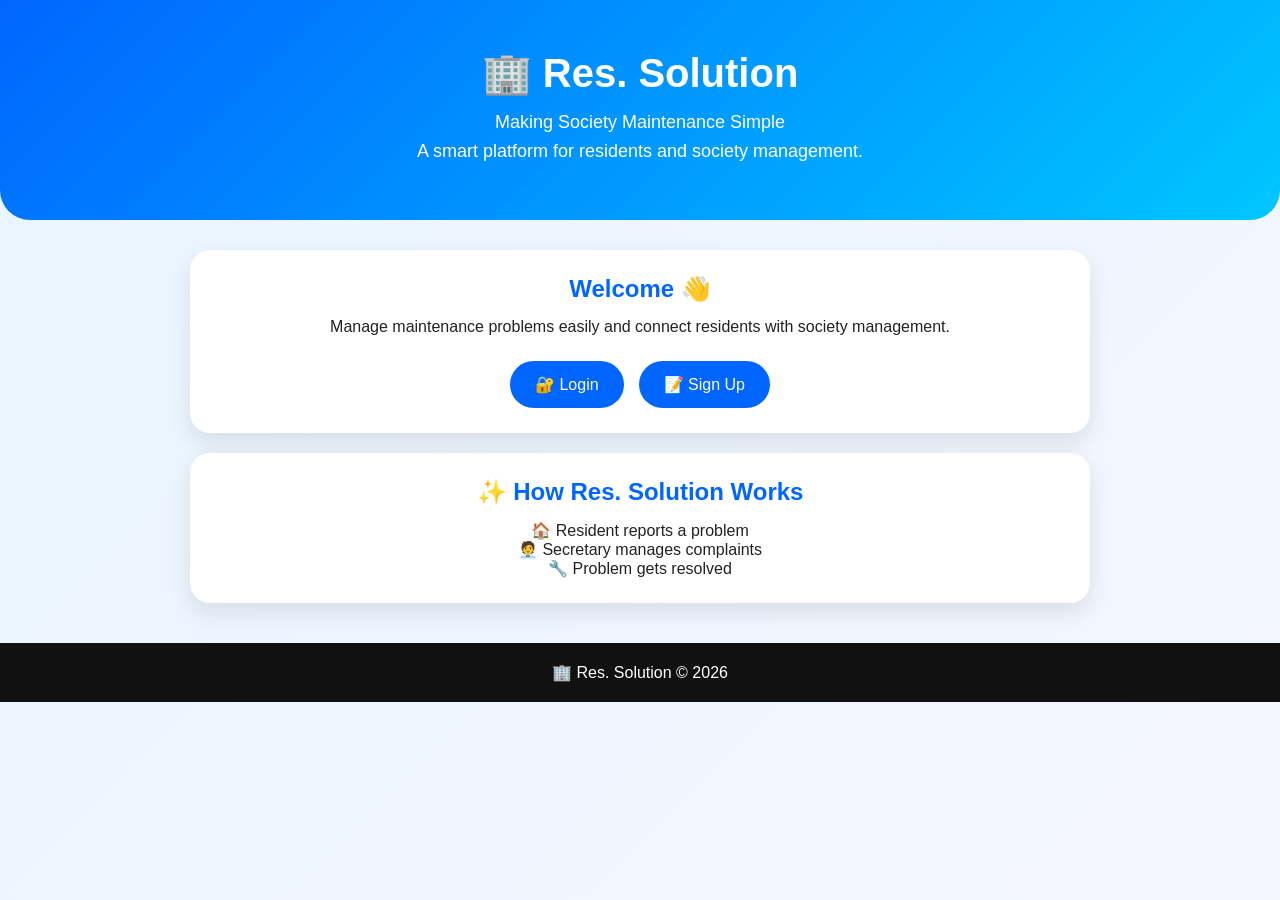
<file: index.html>
<!DOCTYPE html>
<html lang="en">

<head>

<meta charset="UTF-8">
<meta name="viewport" content="width=device-width, initial-scale=1.0">

<title>🏢 Res. Solution</title>

<link rel="stylesheet" href="style.css">

</head>


<body>


<header class="hero">

<h1>🏢 Res. Solution</h1>

<p>
Making Society Maintenance Simple
</p>

<p>
A smart platform for residents and society management.
</p>


</header>




<main class="container">


<section class="welcome-card">


<h2>Welcome 👋</h2>

<p>
Manage maintenance problems easily and connect residents with society management.
</p>


<div class="button-group">


<a href="login.html">

<button>
🔐 Login
</button>

</a>



<a href="signup.html">

<button>
📝 Sign Up
</button>

</a>


</div>


</section>



<section class="card">


<h2>✨ How Res. Solution Works</h2>


<p>
🏠 Resident reports a problem
</p>

<p>
🧑‍💼 Secretary manages complaints
</p>

<p>
🔧 Problem gets resolved
</p>


</section>



</main>




<footer>


<p>
🏢 Res. Solution © 2026
</p>


</footer>




<script src="script.js"></script>


</body>

</html>
</file>
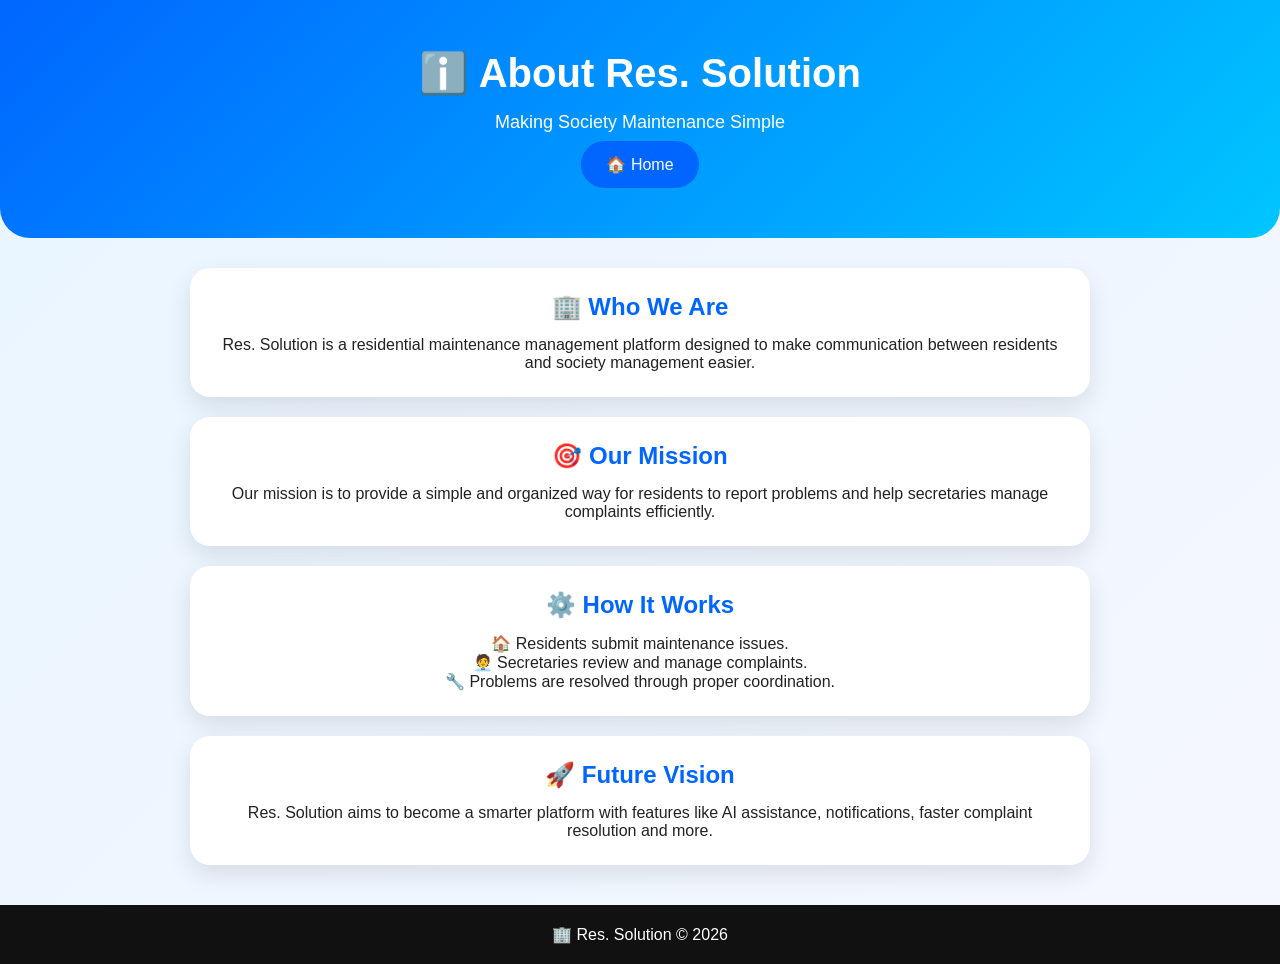
<file: about.html>
<!DOCTYPE html>
<html lang="en">

<head>

<meta charset="UTF-8">
<meta name="viewport" content="width=device-width, initial-scale=1.0">

<title>ℹ️ About Us | Res. Solution</title>

<link rel="stylesheet" href="style.css">

</head>


<body>


<header class="hero">

<h1>ℹ️ About Res. Solution</h1>

<p>
Making Society Maintenance Simple
</p>


<a href="index.html">

<button>
🏠 Home
</button>

</a>


</header>




<main class="container">



<section class="welcome-card">


<h2>🏢 Who We Are</h2>


<p>
Res. Solution is a residential maintenance management platform designed to make communication between residents and society management easier.
</p>


</section>





<section class="card">


<h2>🎯 Our Mission</h2>


<p>
Our mission is to provide a simple and organized way for residents to report problems and help secretaries manage complaints efficiently.
</p>


</section>






<section class="card">


<h2>⚙️ How It Works</h2>


<p>
🏠 Residents submit maintenance issues.
</p>


<p>
🧑‍💼 Secretaries review and manage complaints.
</p>


<p>
🔧 Problems are resolved through proper coordination.
</p>


</section>






<section class="card">


<h2>🚀 Future Vision</h2>


<p>
Res. Solution aims to become a smarter platform with features like AI assistance, notifications, faster complaint resolution and more.
</p>


</section>



</main>




<footer>

<p>
🏢 Res. Solution © 2026
</p>

</footer>




<script src="script.js"></script>


</body>

</html>
</file>
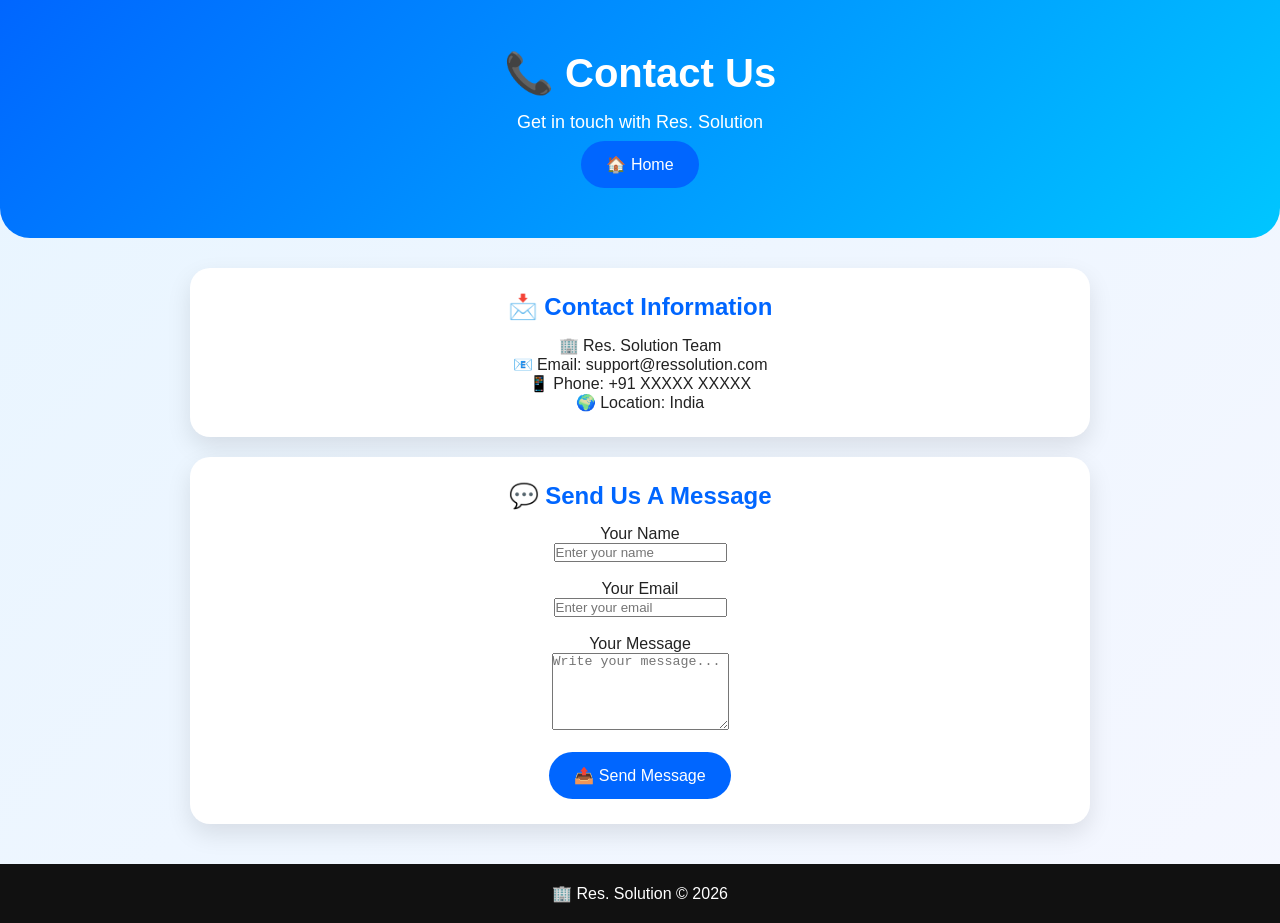
<file: contact.html>
<!DOCTYPE html>
<html lang="en">

<head>

<meta charset="UTF-8">
<meta name="viewport" content="width=device-width, initial-scale=1.0">

<title>📞 Contact Us | Res. Solution</title>

<link rel="stylesheet" href="style.css">

</head>


<body>


<header class="hero">

<h1>📞 Contact Us</h1>

<p>
Get in touch with Res. Solution
</p>


<a href="index.html">

<button>
🏠 Home
</button>

</a>


</header>




<main class="container">



<section class="welcome-card">


<h2>📩 Contact Information</h2>


<p>
🏢 Res. Solution Team
</p>


<p>
📧 Email: support@ressolution.com
</p>


<p>
📱 Phone: +91 XXXXX XXXXX
</p>


<p>
🌍 Location: India
</p>


</section>






<section class="card">


<h2>💬 Send Us A Message</h2>


<label>
Your Name
</label>

<br>

<input 
type="text"
placeholder="Enter your name"
>


<br><br>


<label>
Your Email
</label>

<br>

<input 
type="email"
placeholder="Enter your email"
>


<br><br>



<label>
Your Message
</label>

<br>


<textarea 
rows="5"
placeholder="Write your message..."
></textarea>



<br><br>



<button onclick="sendMessage()">

📤 Send Message

</button>



</section>



</main>




<footer>

<p>
🏢 Res. Solution © 2026
</p>

</footer>




<script src="script.js"></script>



<script>


function sendMessage(){


alert(
"✅ Your message has been sent successfully!"
);


}



</script>



</body>

</html>
</file>
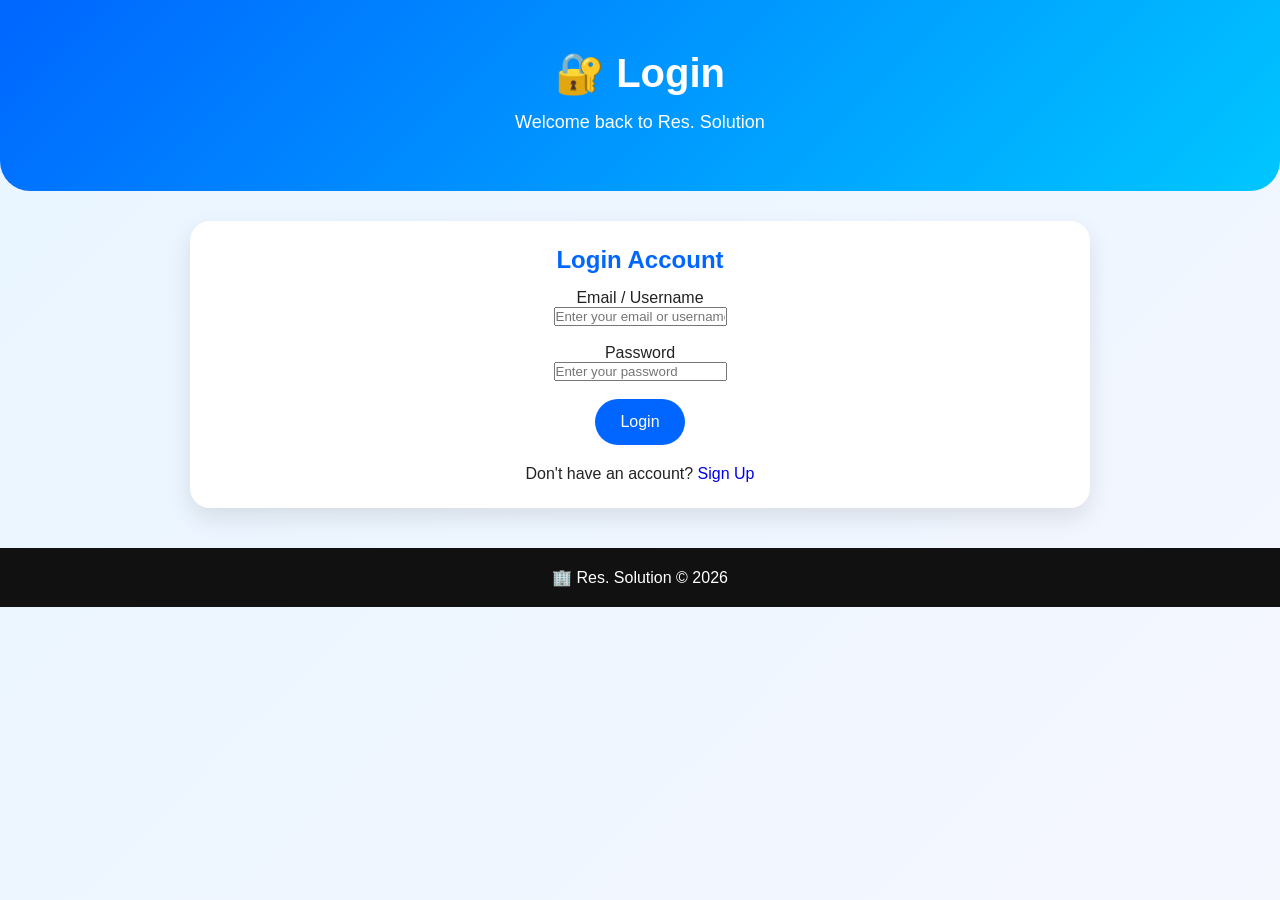
<file: login.html>
<!DOCTYPE html>
<html lang="en">

<head>

<meta charset="UTF-8">
<meta name="viewport" content="width=device-width, initial-scale=1.0">

<title>🔐 Login | Res. Solution</title>

<link rel="stylesheet" href="style.css">

</head>


<body>


<header class="hero">

<h1>🔐 Login</h1>

<p>
Welcome back to Res. Solution
</p>

</header>



<main class="container">


<section class="welcome-card">


<h2>Login Account</h2>


<label>
Email / Username
</label>

<br>

<input 
type="text"
placeholder="Enter your email or username"
>


<br><br>


<label>
Password
</label>

<br>

<input 
type="password"
placeholder="Enter your password"
>


<br><br>


<button onclick="loginUser()">
Login
</button>


<p style="margin-top:20px;">

Don't have an account?

<a href="signup.html">
Sign Up
</a>

</p>



</section>



</main>




<footer>

<p>
🏢 Res. Solution © 2026
</p>

</footer>



<script src="script.js"></script>


<script>

function loginUser(){

alert("✅ Login Successful!");

window.location.href="role.html";

}

</script>



</body>

</html>
</file>
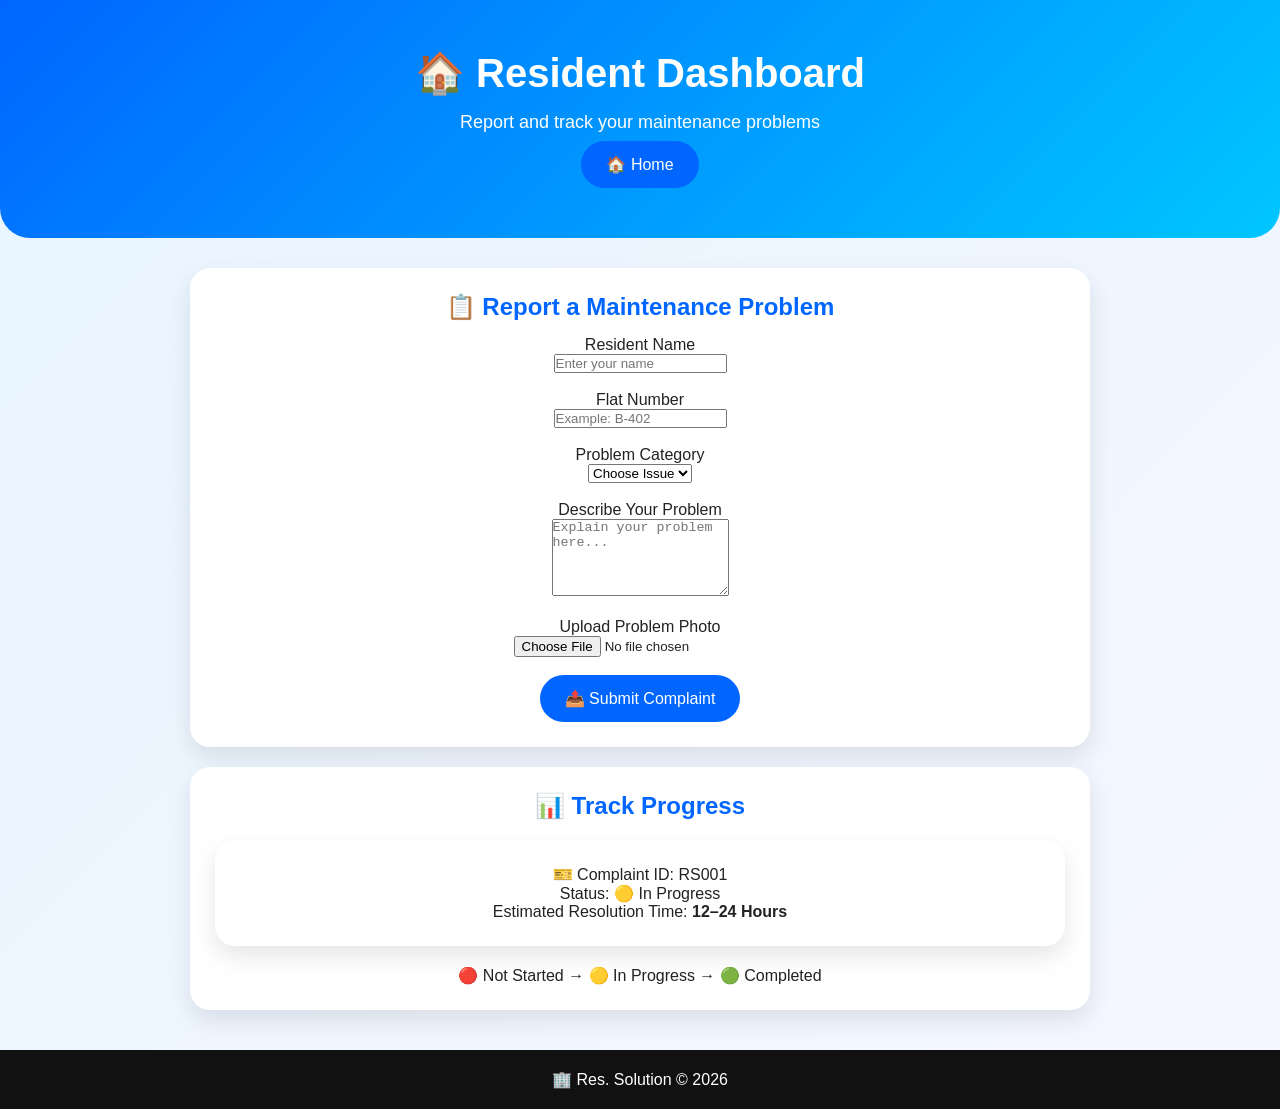
<file: resident.html>
<!DOCTYPE html>
<html lang="en">

<head>

<meta charset="UTF-8">
<meta name="viewport" content="width=device-width, initial-scale=1.0">

<title>🏠 Resident Dashboard | Res. Solution</title>

<link rel="stylesheet" href="style.css">

</head>


<body>


<header class="hero">

<h1>🏠 Resident Dashboard</h1>

<p>
Report and track your maintenance problems
</p>


<a href="index.html">

<button>
🏠 Home
</button>

</a>

</header>




<main class="container">



<!-- Report Issue Section -->

<section class="welcome-card">


<h2>📋 Report a Maintenance Problem</h2>



<label>
Resident Name
</label>

<br>

<input type="text" placeholder="Enter your name">


<br><br>



<label>
Flat Number
</label>

<br>

<input type="text" placeholder="Example: B-402">


<br><br>



<label>
Problem Category
</label>

<br>


<select>

<option>Choose Issue</option>

<option>Plumbing</option>

<option>Electrical</option>

<option>Lift/Elevator</option>

<option>Water Supply</option>

<option>Cleaning</option>

<option>Security</option>

<option>Internet</option>

<option>Other</option>

</select>



<br><br>




<label>
Describe Your Problem
</label>

<br>


<textarea 
rows="5"
placeholder="Explain your problem here..."
></textarea>



<br><br>




<label>
Upload Problem Photo
</label>

<br>


<input type="file">



<br><br>



<button onclick="submitComplaint()">

📤 Submit Complaint

</button>



</section>





<!-- Tracking Section -->


<section class="card">


<h2>📊 Track Progress</h2>


<div class="card">


<p>
🎫 Complaint ID: RS001
</p>


<p>
Status:
<span>
🟡 In Progress
</span>
</p>


<p>
Estimated Resolution Time:
<strong>
12–24 Hours
</strong>
</p>


</div>



<p>
🔴 Not Started → 🟡 In Progress → 🟢 Completed
</p>



</section>



</main>




<footer>

<p>
🏢 Res. Solution © 2026
</p>

</footer>




<script src="script.js"></script>



<script>


function submitComplaint(){


alert(
"✅ Complaint Submitted Successfully!\n\nTicket ID: RS001\nEstimated Resolution Time: 12–24 Hours"
);


}



</script>



</body>

</html>
</file>
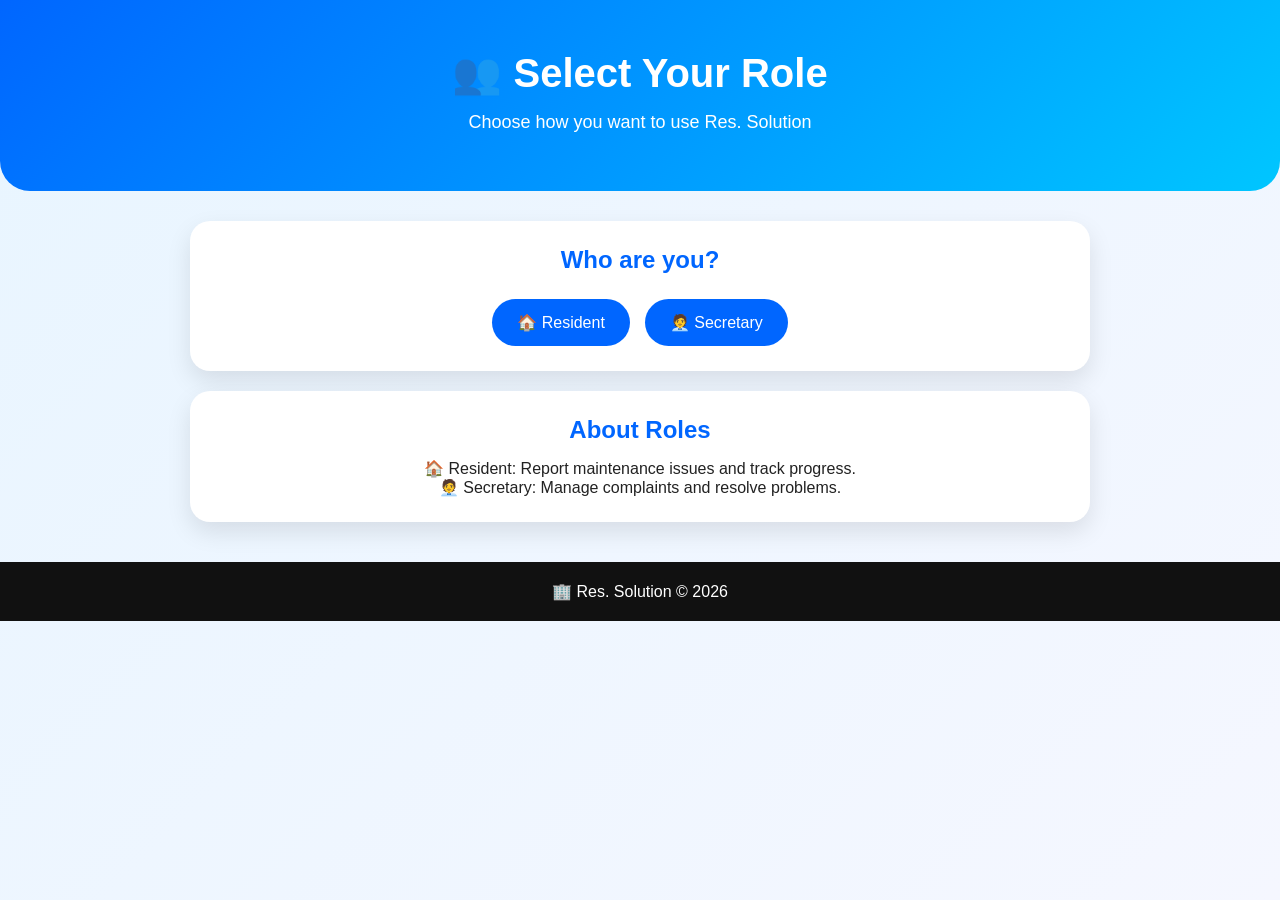
<file: role.html>
<!DOCTYPE html>
<html lang="en">

<head>

<meta charset="UTF-8">
<meta name="viewport" content="width=device-width, initial-scale=1.0">

<title>👥 Select Role | Res. Solution</title>

<link rel="stylesheet" href="style.css">

</head>


<body>


<header class="hero">

<h1>👥 Select Your Role</h1>

<p>
Choose how you want to use Res. Solution
</p>

</header>




<main class="container">


<section class="welcome-card">


<h2>Who are you?</h2>



<div class="button-group">



<a href="resident.html">

<button>

🏠 Resident

</button>

</a>



<a href="secretary.html">

<button>

🧑‍💼 Secretary

</button>

</a>



</div>



</section>



<section class="card">

<h2>About Roles</h2>


<p>
🏠 Resident: Report maintenance issues and track progress.
</p>


<p>
🧑‍💼 Secretary: Manage complaints and resolve problems.
</p>


</section>



</main>




<footer>

<p>
🏢 Res. Solution © 2026
</p>

</footer>




<script src="script.js"></script>


</body>

</html>
</file>
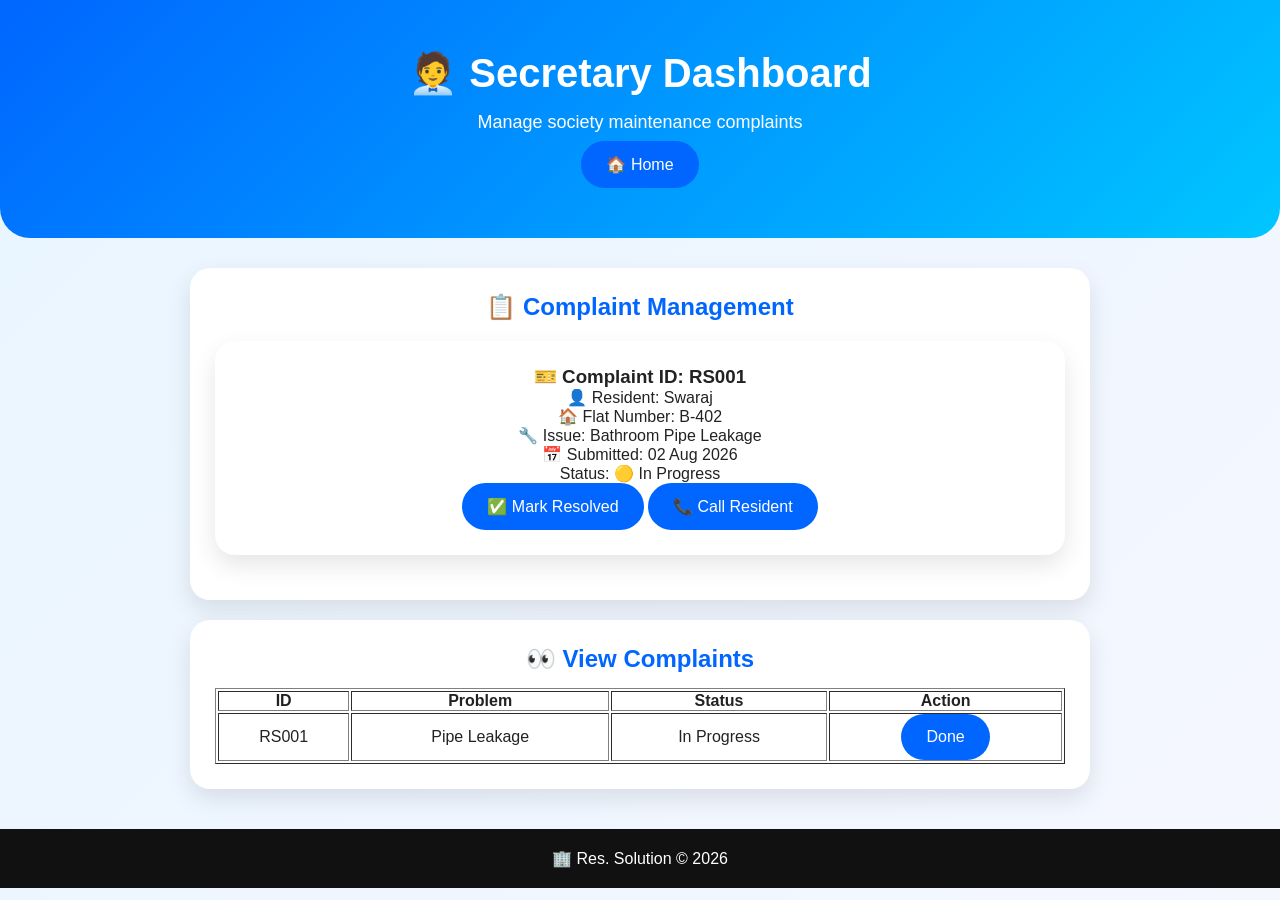
<file: secretary.html>
<!DOCTYPE html>
<html lang="en">

<head>

<meta charset="UTF-8">
<meta name="viewport" content="width=device-width, initial-scale=1.0">

<title>🧑‍💼 Secretary Dashboard | Res. Solution</title>

<link rel="stylesheet" href="style.css">

</head>


<body>


<header class="hero">

<h1>🧑‍💼 Secretary Dashboard</h1>

<p>
Manage society maintenance complaints
</p>


<a href="index.html">

<button>
🏠 Home
</button>

</a>


</header>




<main class="container">



<!-- Complaint Management Section -->

<section class="welcome-card">


<h2>📋 Complaint Management</h2>


<div class="card">


<h3>🎫 Complaint ID: RS001</h3>


<p>
👤 Resident: Swaraj
</p>


<p>
🏠 Flat Number: B-402
</p>


<p>
🔧 Issue: Bathroom Pipe Leakage
</p>


<p>
📅 Submitted: 02 Aug 2026</p>


<p>
Status:
<span id="status">
🟡 In Progress
</span>
</p>



<button onclick="resolveProblem()">

✅ Mark Resolved

</button>


<button onclick="callResident()">

📞 Call Resident

</button>



</div>



</section>






<!-- View Complaints Section -->


<section class="card">


<h2>👀 View Complaints</h2>


<table border="1" width="100%">


<tr>

<th>ID</th>

<th>Problem</th>

<th>Status</th>

<th>Action</th>

</tr>



<tr>

<td>
RS001
</td>


<td>
Pipe Leakage
</td>


<td id="tableStatus">
In Progress
</td>


<td>

<button onclick="resolveProblem()">
Done
</button>


</td>


</tr>



</table>



</section>






</main>




<footer>

<p>
🏢 Res. Solution © 2026
</p>

</footer>




<script src="script.js"></script>



<script>


function resolveProblem(){


document.getElementById("status").innerHTML =
"🟢 Resolved";


document.getElementById("tableStatus").innerHTML =
"Resolved";


alert("✅ Complaint marked as resolved");


}



function callResident(){


alert(
"📞 Calling Resident..."
);


}



</script>



</body>

  </html>
</file>
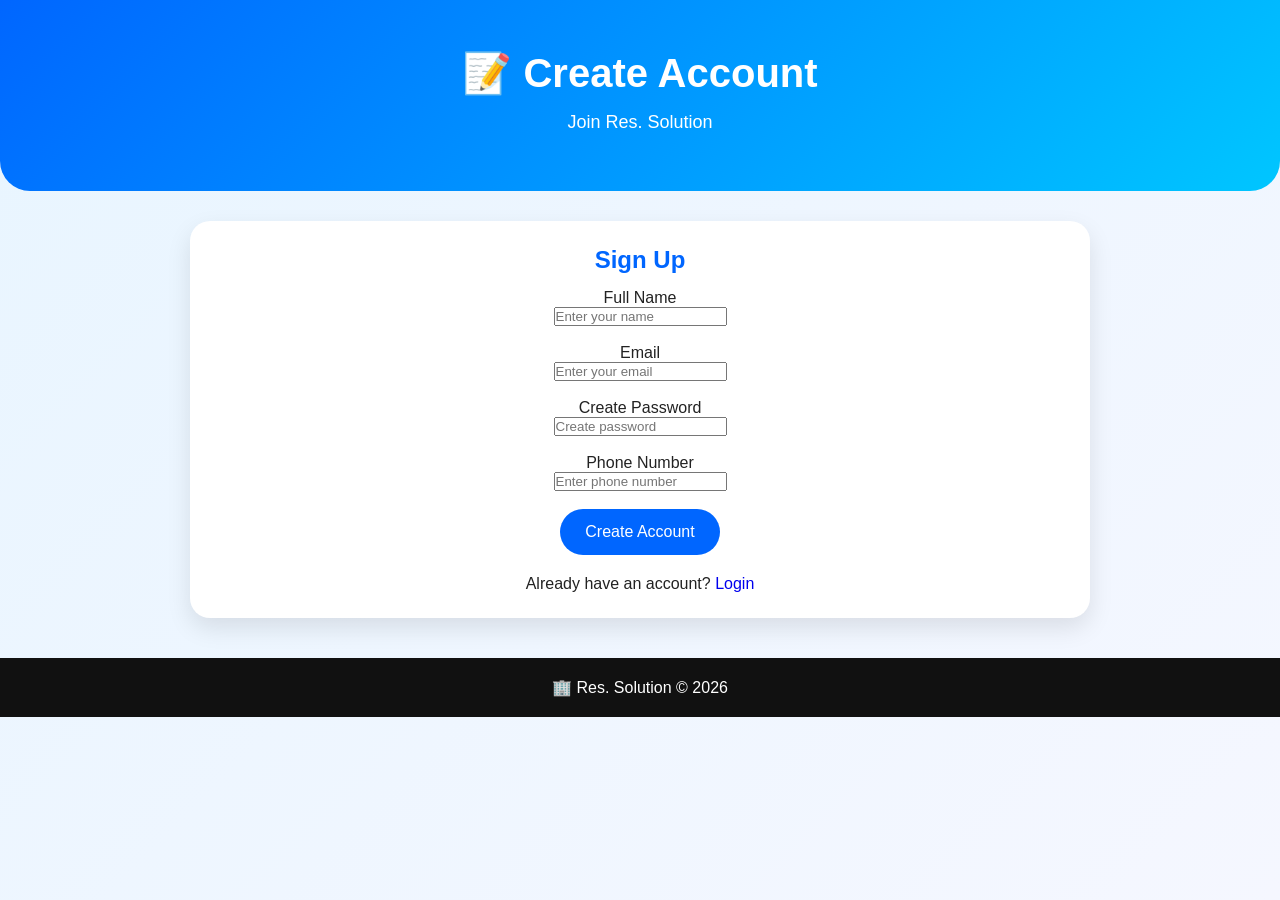
<file: sinup.html>
<!DOCTYPE html>
<html lang="en">

<head>

<meta charset="UTF-8">
<meta name="viewport" content="width=device-width, initial-scale=1.0">

<title>📝 Sign Up | Res. Solution</title>

<link rel="stylesheet" href="style.css">

</head>


<body>


<header class="hero">

<h1>📝 Create Account</h1>

<p>
Join Res. Solution
</p>

</header>




<main class="container">


<section class="welcome-card">


<h2>Sign Up</h2>


<label>
Full Name
</label>

<br>

<input 
type="text"
placeholder="Enter your name"
>


<br><br>



<label>
Email
</label>

<br>

<input 
type="email"
placeholder="Enter your email"
>


<br><br>



<label>
Create Password
</label>

<br>

<input 
type="password"
placeholder="Create password"
>


<br><br>



<label>
Phone Number
</label>

<br>

<input 
type="tel"
placeholder="Enter phone number"
>


<br><br>



<button onclick="signupUser()">

Create Account

</button>



<p style="margin-top:20px;">

Already have an account?

<a href="login.html">
Login
</a>

</p>



</section>


</main>




<footer>

<p>
🏢 Res. Solution © 2026
</p>

</footer>



<script src="script.js"></script>



<script>

function signupUser(){

alert("✅ Account Created Successfully!");

window.location.href="role.html";

}

</script>



</body>

</html>
</file>
<file: style.css>
/* Res. Solution Main Styling */


*{

margin:0;
padding:0;
box-sizing:border-box;

}


body{

font-family:Arial, sans-serif;

background:
linear-gradient(135deg,#e8f5ff,#f5f7ff);

color:#222;

min-height:100vh;

}




/* Hero Section */

.hero{

text-align:center;

padding:50px 20px;

background:
linear-gradient(135deg,#0066ff,#00c6ff);

color:white;

border-radius:0 0 30px 30px;

}



.hero h1{

font-size:40px;

margin-bottom:15px;

}



.hero p{

font-size:18px;

margin:8px;

}




/* Container */

.container{

width:90%;

max-width:900px;

margin:30px auto;

}




/* Cards */

.card,
.welcome-card{

background:white;

padding:25px;

margin:20px 0;

border-radius:20px;

box-shadow:
0 10px 25px rgba(0,0,0,0.1);

text-align:center;

}



.card h2,
.welcome-card h2{

color:#0066ff;

margin-bottom:15px;

}




/* Buttons */

.button-group{

display:flex;

justify-content:center;

gap:15px;

flex-wrap:wrap;

margin-top:25px;

}



button{

padding:14px 25px;

border:none;

border-radius:30px;

background:#0066ff;

color:white;

font-size:16px;

cursor:pointer;

transition:0.3s;

}



button:hover{

transform:scale(1.05);

background:#004ecc;

}




a{

text-decoration:none;

}




/* Footer */

footer{

text-align:center;

padding:20px;

background:#111;

color:white;

margin-top:40px;

}




/* Mobile Responsive */

@media(max-width:600px){


.hero h1{

font-size:30px;

}


.hero p{

font-size:16px;

}


button{

width:90%;

}


}
</file>
